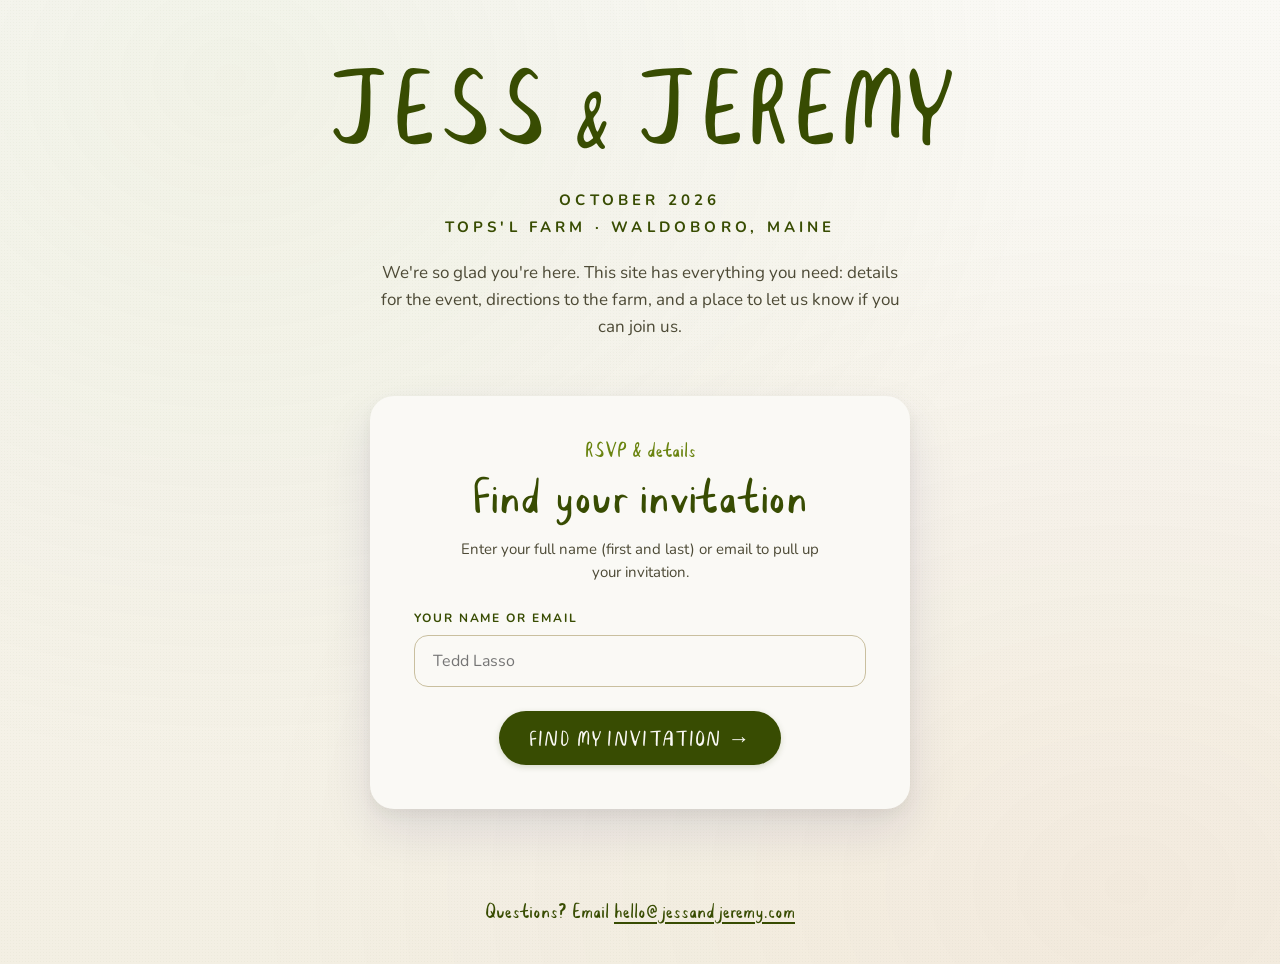
<file: index.html>
<!DOCTYPE html>
<html lang="en">
<head>
<meta charset="UTF-8">
<meta name="viewport" content="width=device-width, initial-scale=1.0">
<title>Jess &amp; Jeremy &mdash; October 2026</title>
<meta name="description" content="Jess and Jeremy are getting married at Tops'l Farm in Waldoboro, Maine.">
<link rel="stylesheet" href="assets/style.css">
</head>
<body>

<div class="home warm-backdrop">
  <main class="home-main">
    <div class="home-inner">
      <h1 class="couple-wordmark">Jess<span class="amp">&nbsp;&amp;&nbsp;</span>Jeremy</h1>

      <div class="home-meta">
        <div class="home-meta-line">October 2026</div>
        <div class="home-meta-line">Tops'l Farm &middot; Waldoboro, Maine</div>
      </div>

      <p class="home-intro">
        We're so glad you're here. This site has everything you need: details for the
        event, directions to the farm, and a place to let us know if you can join us.
      </p>

      <div class="lookup-card">
        <p class="eyebrow">RSVP &amp; details</p>
        <h2>Find your invitation</h2>
        <p class="lookup-help">Enter your full name (first and last) or email to pull up your invitation.</p>

        <form id="lookupForm">
          <label class="field">
            <span class="field-label">Your name or email</span>
            <input type="text" id="lookupQuery" name="query" class="field-input" autocomplete="off" placeholder="Tedd Lasso" required>
          </label>
          <div id="lookupFlash" class="flash" style="display:none;"></div>
          <div class="btn-row">
            <button type="submit" class="btn">Find my invitation &rarr;</button>
          </div>
        </form>
      </div>
    </div>
  </main>

  <footer class="site-footer">
    Questions? Email <a href="mailto:hello@jessandjeremy.com">hello@jessandjeremy.com</a>
  </footer>
</div>

<div class="demo-banner" id="demoBanner"></div>

<script src="assets/data.js"></script>
<script src="assets/store.js"></script>
<script src="assets/lookup.js"></script>
</body>
</html>
</file>
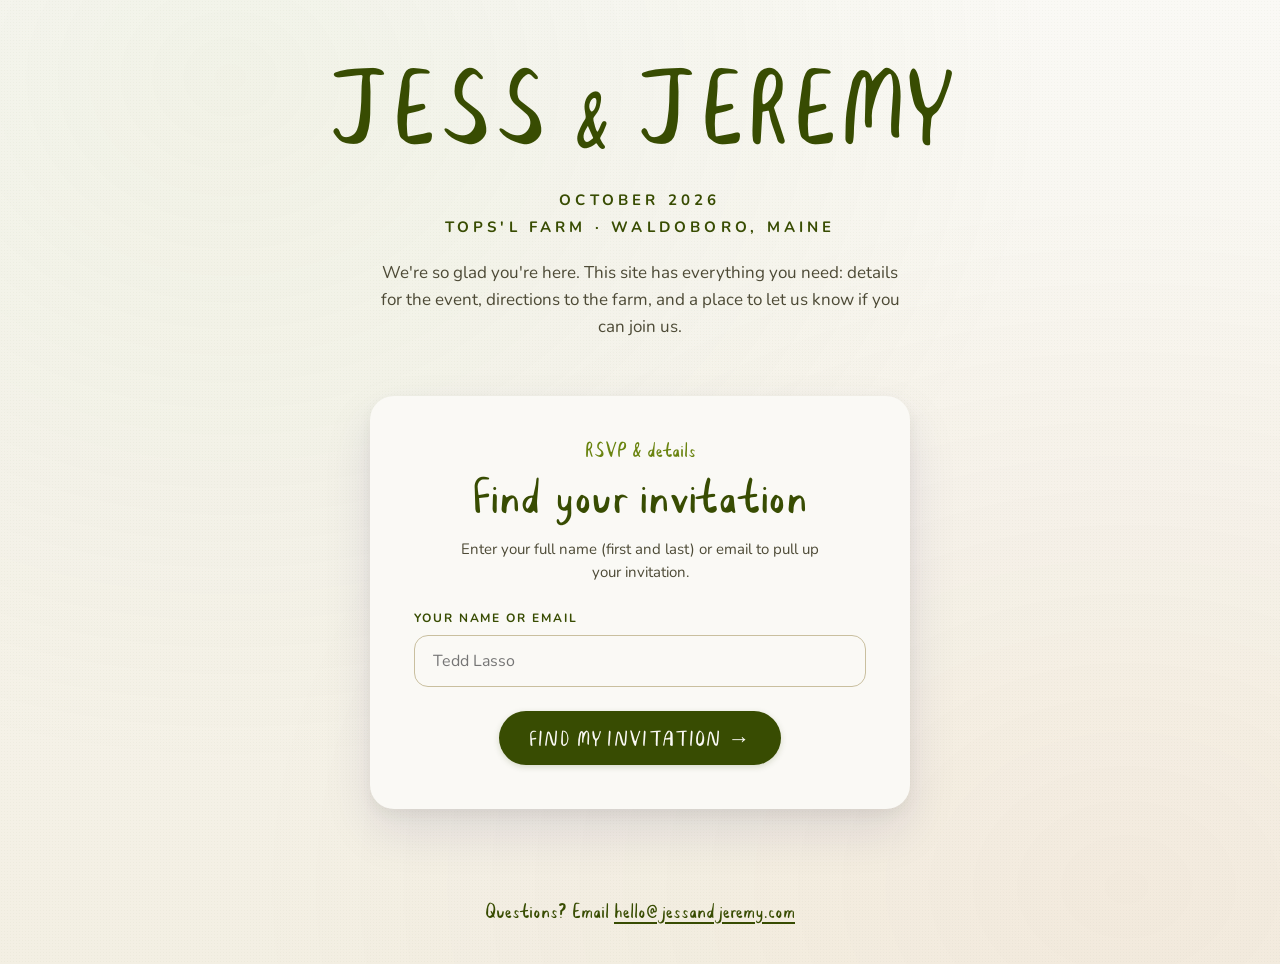
<file: admin.html>
<!DOCTYPE html>
<html lang="en">
<head>
<meta charset="UTF-8">
<meta name="viewport" content="width=device-width, initial-scale=1.0">
<title>Admin — RSVPs</title>
<link rel="stylesheet" href="assets/style.css">
</head>
<body>

<header class="admin-page-header">
  <div class="monogram">Jess &amp; Jeremy</div>
  <a href="index.html">Sign out &rarr;</a>
</header>

<main class="admin" id="root">
  <div class="page-loading">
    <div class="page-loading-inner">
      <img class="loading-flower" src="assets/flower.svg" width="78" height="73" alt="" aria-hidden="true">
      <p class="loading-text">Loading&hellip;</p>
    </div>
  </div>
</main>

<div class="demo-banner" id="demoBanner"></div>

<script src="assets/data.js"></script>
<script src="assets/store.js"></script>
<script src="assets/admin.js"></script>
</body>
</html>
</file>
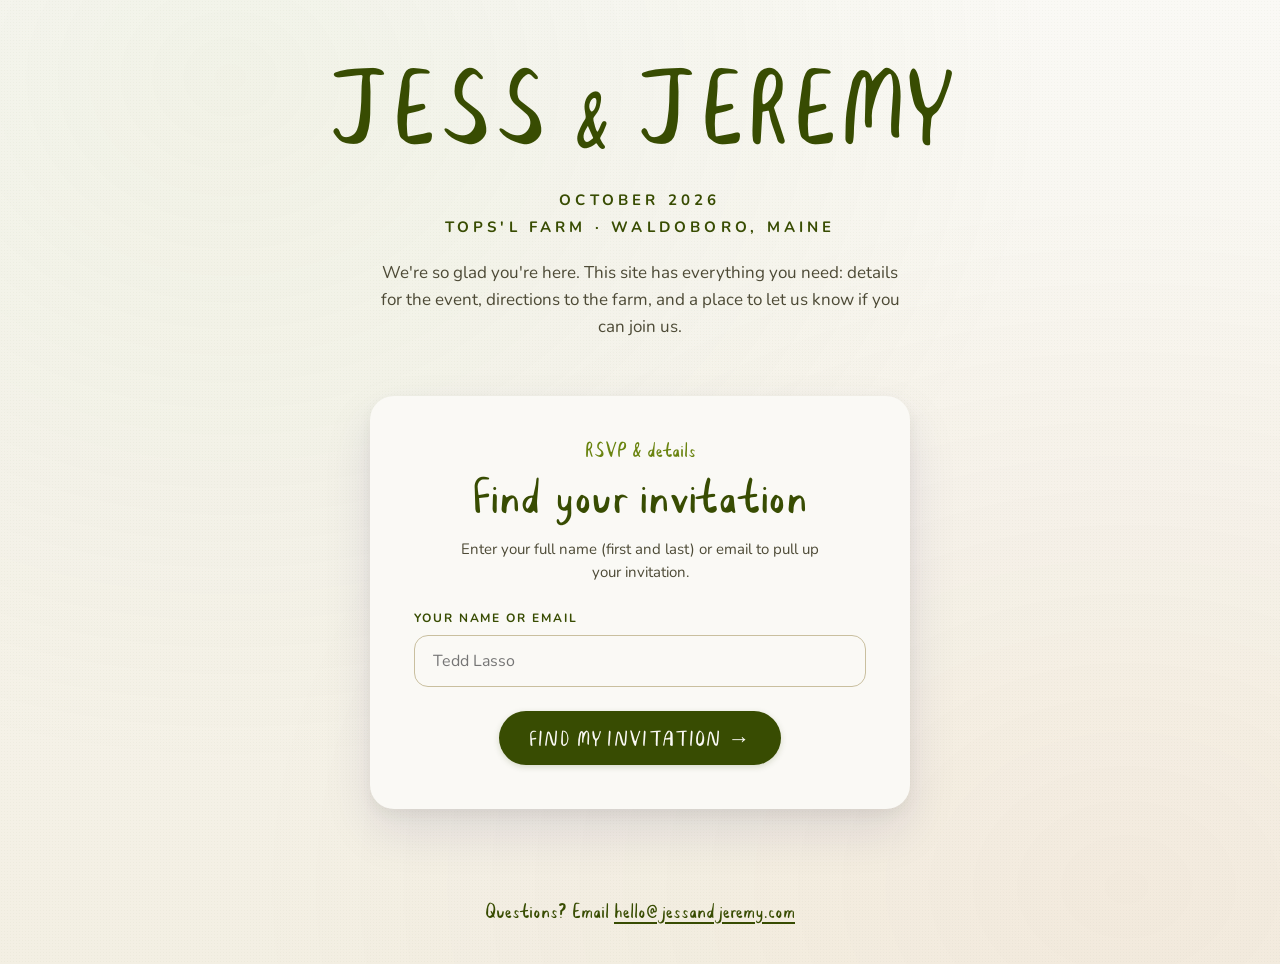
<file: invitation.html>
<!DOCTYPE html>
<html lang="en">
<head>
<meta charset="UTF-8">
<meta name="viewport" content="width=device-width, initial-scale=1.0">
<title>Your invitation — Jess &amp; Jeremy</title>
<link rel="stylesheet" href="assets/style.css">
</head>
<body>

<div id="root" class="invitation-page">
  <div class="page-loading warm-backdrop">
    <div class="page-loading-inner">
      <img class="loading-flower" src="assets/flower.svg" width="78" height="73" alt="" aria-hidden="true">
      <p class="loading-text">Loading your invitation&hellip;</p>
    </div>
  </div>
</div>

<!-- Modals get injected here -->
<div id="modalRoot"></div>

<div class="demo-banner" id="demoBanner"></div>

<script src="assets/data.js"></script>
<script src="assets/store.js"></script>
<script src="assets/rsvp.js"></script>
<script src="assets/invitation.js"></script>
</body>
</html>
</file>
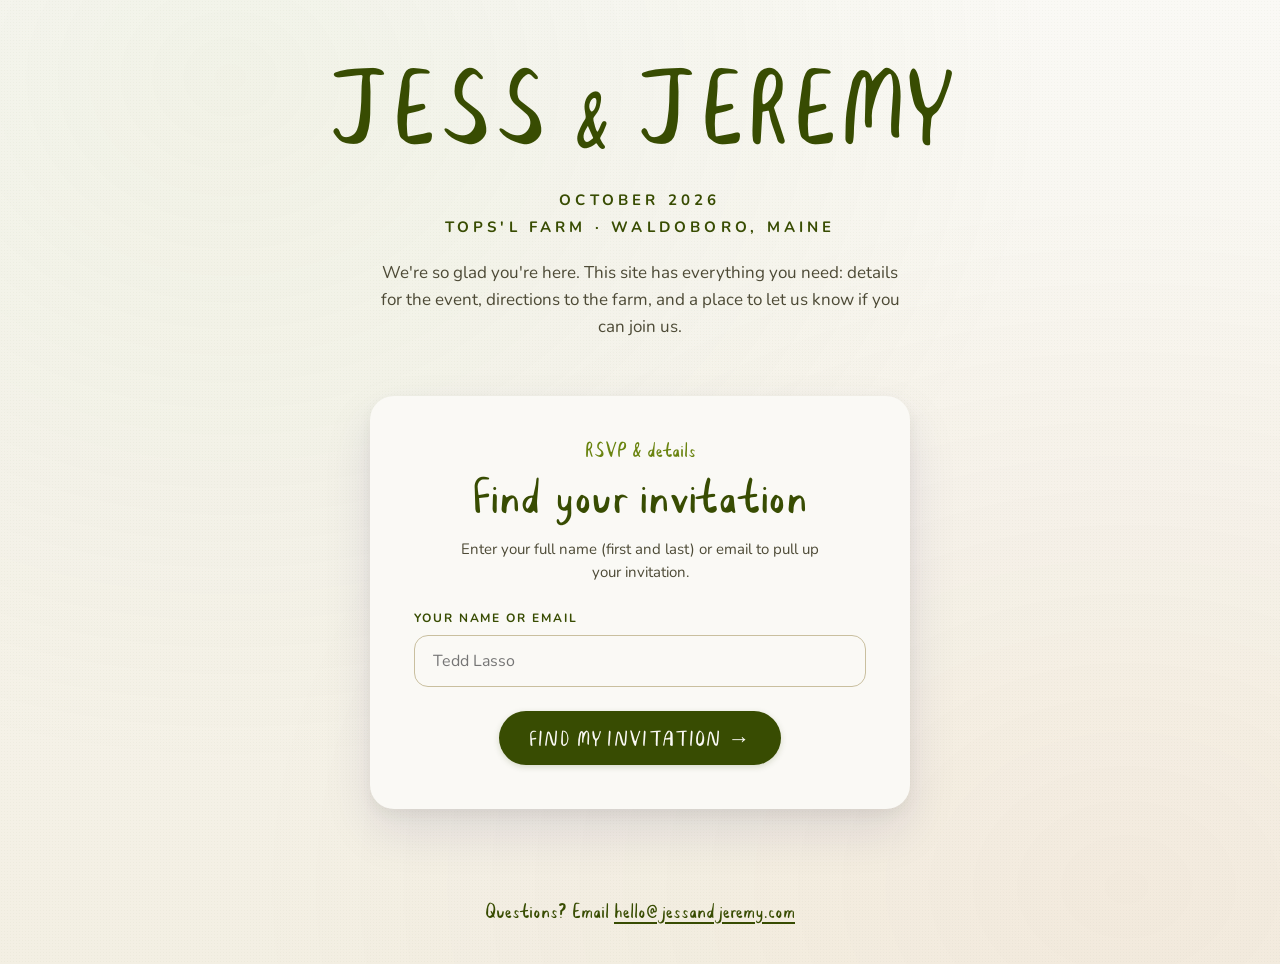
<file: lodging.html>
<!DOCTYPE html>
<html lang="en">
<head>
<meta charset="UTF-8">
<meta name="viewport" content="width=device-width, initial-scale=1.0">
<title>Your stay — Jess &amp; Jeremy</title>
<link rel="stylesheet" href="assets/style.css">
</head>
<body>

<div id="root" class="lodging-page">
  <div class="page-loading warm-backdrop">
    <div class="page-loading-inner">
      <img class="loading-flower" src="assets/flower.svg" width="78" height="73" alt="" aria-hidden="true">
      <p class="loading-text">Loading your stay&hellip;</p>
    </div>
  </div>
</div>

<div class="demo-banner" id="demoBanner"></div>

<script src="assets/data.js"></script>
<script src="assets/store.js"></script>
<script src="assets/lodging.js"></script>
</body>
</html>
</file>
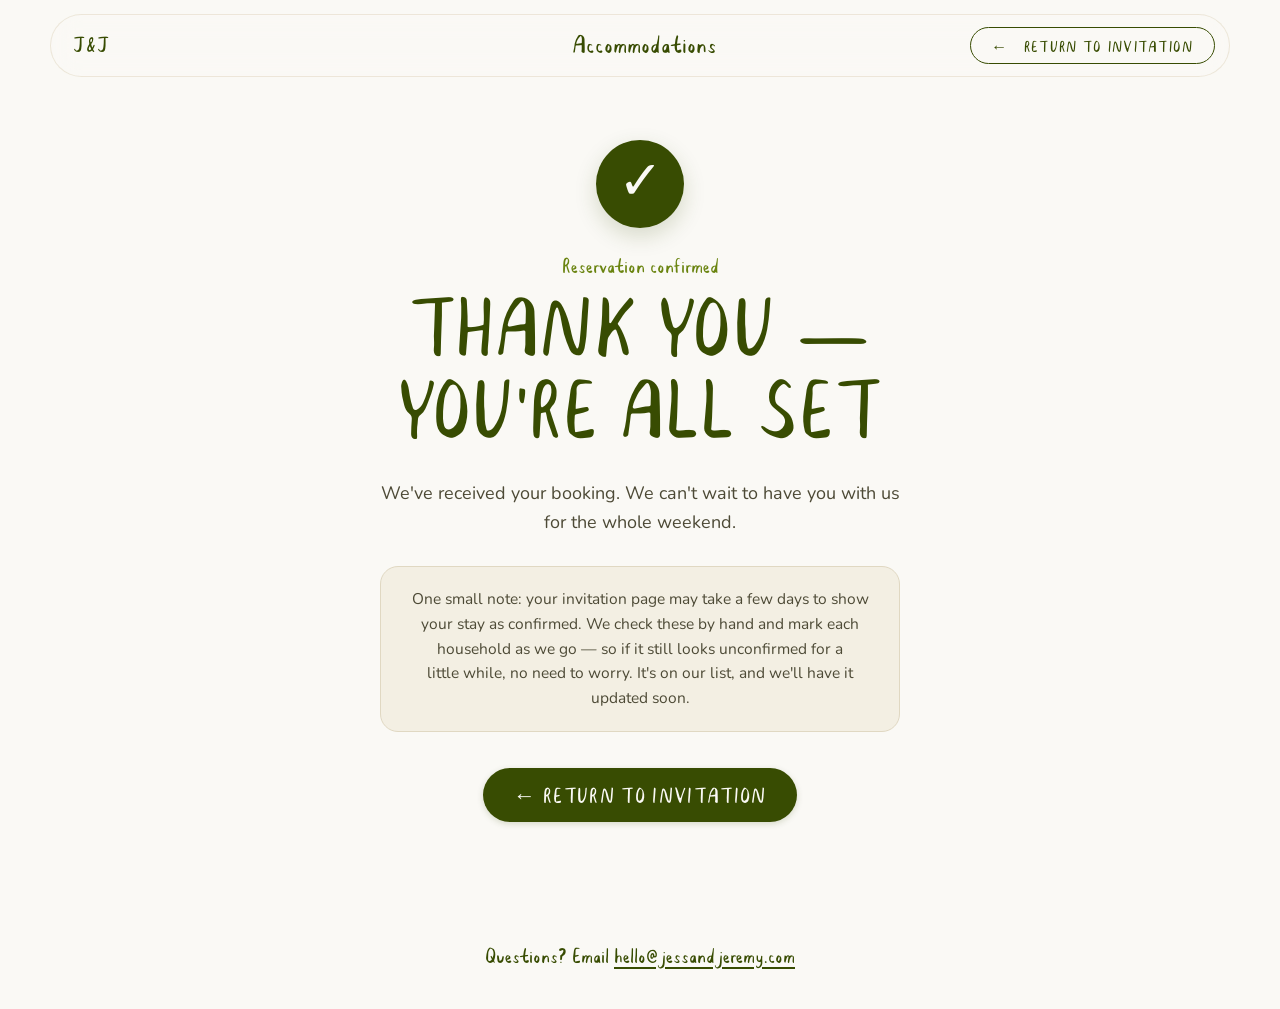
<file: thankyou.html>
<!DOCTYPE html>
<html lang="en">
<head>
<meta charset="UTF-8">
<meta name="viewport" content="width=device-width, initial-scale=1.0">
<title>Thank you — Jess &amp; Jeremy</title>
<link rel="stylesheet" href="assets/style.css">
</head>
<body>

<div id="root" class="lodging-page">
  <div class="page-loading warm-backdrop">
    <div class="page-loading-inner">
      <img class="loading-flower" src="assets/flower.svg" width="78" height="73" alt="" aria-hidden="true">
      <p class="loading-text">Loading&hellip;</p>
    </div>
  </div>
</div>

<div class="demo-banner" id="demoBanner"></div>

<script src="assets/data.js"></script>
<script src="assets/store.js"></script>
<script src="assets/thankyou.js"></script>
</body>
</html>
</file>
<file: assets/style.css>
/* ============================================================
   Jess & Jeremy Wedding — Design system stylesheet
   Warm, earthy, romantic. Olive + ink-indigo on cream.
   ============================================================ */

@font-face {
  font-family: "J9 Poem";
  src: url("fonts/J9Poem3.otf") format("opentype");
  font-weight: 400;
  font-style: normal;
  font-display: swap;
}

@font-face {
  font-family: "Nunito";
  src: url("fonts/Nunito-VariableFont_wght.ttf") format("truetype-variations");
  font-weight: 200 900;
  font-style: normal;
  font-display: swap;
}

:root {
  /* ---------- Brand palette ---------- */
  --cream:           #faf9f5;
  --cream-2:         #f3efe3;
  --cream-3:         #e8dfc8;
  --linen:           #ded3b8;
  --sand:            #c9b88f;

  --olive:           #384c02;
  --olive-2:         #4a6304;
  --olive-3:         #6a8410;
  --sage:            #a8b878;
  --moss:            #1e2a01;

  --ink:             #1b1463;
  --ink-2:           #2f259a;
  --ink-3:           #5e54c0;
  --lavender:        #d7d2ee;

  --terracotta:      #c97b50;
  --rose:            #e3a78a;
  --gold:            #b5933f;

  /* Coral accent — used in exactly three places */
  --coral:           rgb(243, 131, 117);
  --coral-deep:      rgb(212, 89, 75);

  /* ---------- Semantic ---------- */
  --bg:              var(--cream);
  --bg-soft:         var(--cream-2);
  --bg-strong:       var(--cream-3);
  --bg-inverse:      var(--olive);

  --fg:              #20210f;
  --fg-2:            #4d4a36;
  --fg-3:            #7a7560;
  --fg-inverse:      var(--cream);

  --border:          #e0d8c2;
  --border-strong:   #c9bf9f;
  --hairline:        rgba(56, 76, 2, 0.12);

  --link:            var(--olive-3);
  --link-hover:      var(--olive-2);

  --success:         #4a6304;
  --warning:         #b5933f;
  --error:           #a83a2a;

  /* ---------- Type families ---------- */
  --font-display:    "J9 Poem", "Tangerine", "Snell Roundhand", cursive;
  --font-body:       "Nunito", -apple-system, BlinkMacSystemFont, "Segoe UI",
                     Roboto, "Helvetica Neue", sans-serif;
  --font-mono:       "JetBrains Mono", ui-monospace, SFMono-Regular, Menlo, monospace;

  /* ---------- Type scale ---------- */
  --fs-display-1:    clamp(72px, 12vw, 168px);
  --fs-display-2:    clamp(56px, 9vw, 120px);
  --fs-h1:           clamp(40px, 5vw, 64px);
  --fs-h2:           clamp(30px, 3.6vw, 44px);
  --fs-h3:           clamp(22px, 2.4vw, 28px);
  --fs-h4:           18px;
  --fs-body:         18px;
  --fs-body-sm:      16px;
  --fs-meta:         14px;
  --fs-eyebrow:      11px;

  --lh-tight:        1.05;
  --lh-snug:         1.2;
  --lh-normal:       1.55;
  --lh-loose:        1.75;

  --tracking-tight:  -0.01em;
  --tracking-normal: 0;
  --tracking-wide:   0.08em;
  --tracking-xwide:  0.22em;

  /* ---------- Spacing ---------- */
  --space-1:  4px;
  --space-2:  8px;
  --space-3:  12px;
  --space-4:  16px;
  --space-5:  24px;
  --space-6:  32px;
  --space-7:  48px;
  --space-8:  64px;
  --space-9:  96px;
  --space-10: 128px;

  /* ---------- Radii ---------- */
  --radius-xs:   6px;
  --radius-sm:   10px;
  --radius-md:   16px;
  --radius-lg:   24px;
  --radius-xl:   36px;
  --radius-pill: 999px;

  /* ---------- Shadows ---------- */
  --shadow-xs: 0 1px 2px rgba(56, 76, 2, 0.06);
  --shadow-sm: 0 2px 6px rgba(56, 76, 2, 0.08),
               0 1px 2px rgba(27, 20, 99, 0.04);
  --shadow-md: 0 8px 22px rgba(56, 76, 2, 0.10),
               0 2px 6px rgba(27, 20, 99, 0.05);
  --shadow-lg: 0 22px 50px rgba(27, 20, 99, 0.14),
               0 6px 14px rgba(56, 76, 2, 0.08);
  --shadow-inset: inset 0 0 0 1px var(--border);

  /* ---------- Motion ---------- */
  --ease-soft:   cubic-bezier(0.22, 0.61, 0.36, 1);
  --ease-out:    cubic-bezier(0.16, 1, 0.3, 1);
  --ease-bounce: cubic-bezier(0.34, 1.56, 0.64, 1);
  --dur-fast:    150ms;
  --dur-base:    280ms;
  --dur-slow:    600ms;
}

/* ============================================================
   Base
   ============================================================ */

*, *::before, *::after { box-sizing: border-box; }

html { scroll-behavior: smooth; }

html, body {
  background: var(--bg);
  color: var(--fg);
  font-family: var(--font-body);
  font-size: var(--fs-body);
  line-height: var(--lh-normal);
  margin: 0;
  -webkit-font-smoothing: antialiased;
  text-rendering: optimizeLegibility;
}

::selection { background: var(--olive); color: var(--cream); }

button:focus-visible, a:focus-visible, input:focus-visible, textarea:focus-visible {
  outline: 2px solid var(--olive);
  outline-offset: 3px;
  border-radius: 4px;
}

h1, .h1 {
  font-family: var(--font-display);
  font-size: var(--fs-h1);
  font-weight: 400;
  line-height: var(--lh-tight);
  color: var(--olive);
  letter-spacing: 0.04em;
  text-transform: uppercase;
  margin: 0;
}
h2, .h2 {
  font-family: var(--font-display);
  font-size: var(--fs-h2);
  font-weight: 400;
  line-height: var(--lh-snug);
  color: var(--olive);
  letter-spacing: -0.005em;
  margin: 0;
}
h3, .h3 {
  font-family: var(--font-display);
  font-size: var(--fs-h3);
  font-weight: 400;
  line-height: var(--lh-snug);
  color: var(--ink);
  letter-spacing: 0;
  margin: 0;
}
h4, .h4 {
  font-family: var(--font-display);
  font-size: var(--fs-h4);
  font-weight: 400;
  text-transform: uppercase;
  letter-spacing: 0.14em;
  color: var(--olive);
  margin: 0;
}

.eyebrow {
  font-family: var(--font-display);
  font-size: 22px;
  font-weight: 400;
  text-transform: none;
  letter-spacing: 0;
  color: var(--olive-3);
  line-height: 1;
  margin: 0;
}

p, .body {
  font-family: var(--font-body);
  font-size: var(--fs-body);
  line-height: var(--lh-normal);
  color: var(--fg);
  text-wrap: pretty;
  margin: 0;
}
.body-sm { font-size: var(--fs-body-sm); color: var(--fg-2); }
.meta    { font-size: var(--fs-meta);    color: var(--fg-3); }

a {
  color: var(--link);
  text-decoration: underline;
  text-underline-offset: 3px;
  text-decoration-thickness: 1px;
  transition: color var(--dur-fast) var(--ease-soft);
}
a:hover { color: var(--link-hover); }

a.btn, a[role="button"] { text-decoration: none; }

img { max-width: 100%; height: auto; }

/* ============================================================
   Buttons
   ============================================================ */

.btn {
  display: inline-flex;
  align-items: center;
  justify-content: center;
  gap: 10px;
  font-family: var(--font-display);
  font-weight: 400;
  font-size: 22px;
  letter-spacing: 0.06em;
  text-transform: uppercase;
  line-height: 1;
  border-radius: 999px;
  padding: 18px 30px 14px;
  cursor: pointer;
  transition: all 280ms var(--ease-soft);
  border: none;
  text-decoration: none;
  white-space: nowrap;
  background: var(--olive);
  color: var(--cream);
  box-shadow: 0 2px 6px rgba(56, 76, 2, 0.18);
}
.btn:hover { background: var(--olive-2); color: var(--cream); }
.btn:active { transform: scale(0.97); }
.btn[disabled], .btn:disabled {
  cursor: not-allowed;
  opacity: 0.45;
}

.btn-small {
  font-size: 16px;
  letter-spacing: 0.08em;
  padding: 13px 22px 9px;
}

.btn-secondary {
  background: var(--cream);
  color: var(--olive);
  border: 1.5px solid var(--olive);
  padding: 16.5px 28.5px 12.5px;
  box-shadow: none;
}
.btn-secondary:hover {
  background: var(--cream-2);
  color: var(--olive);
}
.btn-secondary.btn-small {
  padding: 11.5px 20.5px 7.5px;
}

.btn-ink {
  background: var(--ink);
  color: var(--cream);
  box-shadow: 0 2px 6px rgba(27, 20, 99, 0.18);
}
.btn-ink:hover { background: var(--ink-2); color: var(--cream); }

.btn-ghost {
  background: transparent;
  color: var(--olive-3);
  text-decoration: underline;
  text-underline-offset: 5px;
  text-decoration-thickness: 1.5px;
  text-transform: none;
  letter-spacing: 0.02em;
  font-size: 16px;
  padding: 12px 8px;
  box-shadow: none;
}
.btn-ghost:hover { color: var(--olive); background: transparent; }

.btn-coral {
  background: var(--coral);
  color: var(--cream);
  box-shadow: 0 2px 6px rgba(212, 89, 75, 0.18);
}
.btn-coral:hover { background: var(--coral-deep); color: var(--cream); }

.btn-row {
  display: flex;
  justify-content: center;
  margin-top: 24px;
}

.icn {
  display: inline-block;
  width: 1em;
  height: 1em;
  flex-shrink: 0;
  vertical-align: -0.12em;
}

/* ============================================================
   Hero backdrops
   ============================================================ */

.warm-backdrop {
  position: relative;
  overflow: hidden;
}
.warm-backdrop::before {
  content: "";
  position: absolute;
  inset: 0;
  pointer-events: none;
  background:
    radial-gradient(ellipse at 18% 8%, rgba(168, 184, 120, 0.10), transparent 55%),
    radial-gradient(ellipse at 88% 92%, rgba(227, 167, 138, 0.08), transparent 55%),
    linear-gradient(180deg, #faf9f5 0%, #f3efe3 100%);
}
.warm-backdrop::after {
  content: "";
  position: absolute;
  inset: 0;
  opacity: 0.05;
  pointer-events: none;
  background-image: radial-gradient(rgba(56, 76, 2, 0.6) 1px, transparent 1px);
  background-size: 3px 3px;
  mix-blend-mode: multiply;
}
.warm-backdrop > * { position: relative; z-index: 1; }

.warm-backdrop-strong::before {
  background:
    radial-gradient(ellipse at 18% 12%, rgba(168, 184, 120, 0.32), transparent 55%),
    radial-gradient(ellipse at 88% 88%, rgba(227, 167, 138, 0.22), transparent 55%),
    linear-gradient(180deg, #faf9f5 0%, #f3efe3 100%);
}

/* ============================================================
   Home page
   ============================================================ */

.home {
  min-height: 100vh;
  display: flex;
  flex-direction: column;
  background: var(--cream);
}

.home-main {
  flex: 1;
  display: flex;
  flex-direction: column;
  align-items: center;
  justify-content: center;
  padding: 64px 24px 48px;
  text-align: center;
}

.home-inner {
  max-width: 720px;
  width: 100%;
}

.couple-wordmark {
  font-family: var(--font-display);
  font-size: clamp(40px, 8.5vw, 120px);
  line-height: 0.92;
  color: var(--olive);
  margin: 0;
  letter-spacing: 0.02em;
  text-transform: uppercase;
  white-space: nowrap;
}
.couple-wordmark .amp {
  font-size: 0.78em;
  vertical-align: middle;
}

.home-meta {
  margin: 28px 0 22px;
  display: grid;
  gap: 10px;
}
.home-meta-line {
  font-family: var(--font-body);
  font-size: 15px;
  font-weight: 700;
  letter-spacing: 0.28em;
  text-transform: uppercase;
  color: var(--olive);
  line-height: 1.15;
}

.home-intro {
  font-family: var(--font-body);
  font-size: 17px;
  line-height: 1.6;
  color: var(--fg-2);
  max-width: 520px;
  margin: 0 auto 56px;
  text-wrap: pretty;
}

.lookup-card {
  padding: clamp(28px, 5vw, 44px);
  max-width: 540px;
  margin: 0 auto;
  text-align: left;
  background: var(--cream);
  border-radius: 24px;
  box-shadow: 0 22px 50px rgba(27, 20, 99, 0.10), 0 6px 14px rgba(56, 76, 2, 0.06);
}

.lookup-card .eyebrow { display: block; margin-bottom: 10px; text-align: center; }
.lookup-card h2 {
  font-family: var(--font-display);
  font-size: clamp(36px, 5vw, 52px);
  color: var(--olive);
  margin: 0;
  line-height: 1;
  text-align: center;
  letter-spacing: -0.005em;
}
.lookup-card .lookup-help {
  font-family: var(--font-body);
  font-size: 15px;
  color: var(--fg-2);
  line-height: 1.55;
  margin: 14px auto 24px;
  text-align: center;
  max-width: 380px;
}
.lookup-card form { margin: 0; }

/* ============================================================
   Site footer
   ============================================================ */

.site-footer {
  position: relative;
  text-align: center;
  padding: 40px 24px 36px;
  font-family: var(--font-display);
  font-size: 22px;
  color: var(--olive);
  line-height: 1.4;
}
.site-footer a {
  color: var(--olive);
  text-decoration: underline;
  text-underline-offset: 4px;
  text-decoration-thickness: 1.5px;
}

/* ============================================================
   Sticky pill nav (invitation page)
   ============================================================ */

.sticky-nav {
  position: fixed;
  top: 14px;
  left: 50%;
  transform: translateX(-50%);
  z-index: 50;
  width: calc(100% - 28px);
  max-width: 1180px;
  display: flex;
  align-items: center;
  justify-content: space-between;
  padding: 12px 14px 12px 22px;
  background: rgba(250, 249, 245, 0.62);
  backdrop-filter: blur(14px);
  -webkit-backdrop-filter: blur(14px);
  border-radius: 999px;
  border: 1px solid rgba(224, 216, 194, 0.55);
  transition: all 280ms var(--ease-soft);
}
.sticky-nav.scrolled {
  background: rgba(250, 249, 245, 0.88);
  border-color: var(--border);
  box-shadow: 0 8px 22px rgba(56, 76, 2, 0.10), 0 2px 6px rgba(27, 20, 99, 0.05);
}

.sticky-nav-brand {
  background: transparent;
  border: none;
  cursor: pointer;
  font-family: var(--font-display);
  font-size: 22px;
  color: var(--olive);
  line-height: 1;
  padding: 0;
  white-space: nowrap;
  text-transform: uppercase;
  letter-spacing: 0.04em;
  flex-shrink: 0;
}

.sticky-nav-links {
  display: flex;
  align-items: center;
  gap: 24px;
}
.sticky-nav-links button {
  background: transparent;
  border: none;
  cursor: pointer;
  font-family: var(--font-body);
  font-size: 14px;
  font-weight: 600;
  color: var(--fg-2);
  letter-spacing: 0;
  padding: 0;
  position: relative;
  transition: color 200ms;
}
.sticky-nav-links button.active { color: var(--olive); }
.sticky-nav-links button.active::after {
  content: "";
  position: absolute;
  left: 50%;
  bottom: -6px;
  transform: translateX(-50%);
  width: 22px;
  height: 2px;
  background: var(--olive);
  border-radius: 2px;
}

.sticky-nav-actions {
  display: flex;
  align-items: center;
  gap: 8px;
}

.sticky-nav-burger {
  background: transparent;
  border: none;
  cursor: pointer;
  display: none;
  align-items: center;
  justify-content: center;
  width: 38px;
  height: 38px;
  border-radius: 999px;
  color: var(--olive);
  font-size: 18px;
}

.mobile-menu {
  position: fixed;
  top: 76px;
  left: 14px;
  right: 14px;
  z-index: 49;
  padding: 22px;
  background: var(--cream);
  border-radius: 24px;
  border: 1px solid var(--border);
  box-shadow: 0 22px 50px rgba(27, 20, 99, 0.14);
  display: none;
  flex-direction: column;
  gap: 14px;
}
.mobile-menu.open { display: flex; }
.mobile-menu button {
  background: transparent;
  border: none;
  text-align: left;
  font-family: var(--font-display);
  font-size: 26px;
  color: var(--olive);
  line-height: 1;
  padding: 0;
  cursor: pointer;
}

@media (max-width: 980px) {
  .sticky-nav-links { display: none; }
  .sticky-nav-burger { display: inline-flex; }
}

/* ============================================================
   Invitation page sections
   ============================================================ */

.invitation-page {
  background: var(--cream);
  min-height: 100vh;
}

.inv-hero {
  padding: 140px 24px 80px;
  text-align: center;
}
.inv-hero-inner {
  position: relative;
  max-width: 820px;
  margin: 0 auto;
}
.inv-hero .eyebrow {
  display: block;
  margin-bottom: 18px;
}
.inv-hero h1 {
  font-family: var(--font-display);
  font-size: clamp(48px, 8vw, 104px);
  line-height: 0.96;
  color: var(--olive);
  margin: 0;
  letter-spacing: 0.01em;
  text-transform: uppercase;
  text-wrap: balance;
}
.inv-hero-children {
  font-family: var(--font-display);
  font-size: clamp(24px, 3.4vw, 36px);
  color: var(--olive);
  line-height: 1.05;
  margin: 12px 0 0;
  text-wrap: balance;
}
.inv-hero-asterisk {
  display: flex;
  align-items: center;
  justify-content: center;
  margin-top: 28px;
  font-family: var(--font-display);
  font-size: 56px;
  color: var(--olive);
  line-height: 1;
}
.inv-hero-subhead {
  font-family: var(--font-body);
  font-size: 19px;
  line-height: 1.55;
  color: var(--fg-2);
  max-width: 560px;
  margin: 24px auto 36px;
  text-wrap: pretty;
}
.inv-hero-deadline {
  font-family: var(--font-body);
  font-size: 14px;
  color: var(--fg-3);
  margin-top: 16px;
}

.confirmed-card {
  max-width: 520px;
  margin: 0 auto;
  padding: 32px;
  text-align: left;
  background: var(--cream);
  border: 2px dotted var(--olive);
  border-radius: 24px;
}
.confirmed-card-header {
  display: flex;
  align-items: center;
  gap: 14px;
  margin-bottom: 12px;
}
.confirmed-check {
  width: 44px;
  height: 44px;
  border-radius: 999px;
  background: var(--olive);
  color: var(--cream);
  display: inline-flex;
  align-items: center;
  justify-content: center;
  flex-shrink: 0;
  font-family: var(--font-display);
  font-size: 30px;
  font-weight: 400;
  line-height: 1;
}
.confirmed-card h3 {
  font-family: var(--font-display);
  font-size: 36px;
  color: var(--olive);
  margin: 0;
  line-height: 1;
  letter-spacing: -0.005em;
}
.confirmed-card p {
  font-family: var(--font-body);
  font-size: 16px;
  color: var(--fg-2);
  line-height: 1.55;
  margin: 6px 0;
}
.confirmed-card .attending-summary {
  font-family: var(--font-display);
  font-size: 28px;
  color: var(--coral-deep);
  line-height: 1.15;
  margin: 4px 0 14px;
}
.confirmed-card .footnote {
  font-family: var(--font-body);
  font-size: 14px;
  color: var(--fg-3);
  line-height: 1.55;
  margin: 0;
}
.confirmed-card .footnote a { color: var(--olive-3); }
.hero-lodging-nudge { margin-top: 28px; }
.hero-lodging-heading {
  font-family: var(--font-display);
  font-size: clamp(22px, 2.6vw, 28px);
  color: var(--olive);
  line-height: 1.2;
  margin: 0 0 14px;
  text-wrap: balance;
}

/* Section base */
.inv-section {
  padding: 64px 24px;
  scroll-margin-top: 100px;
}
.inv-section-soft { background: var(--bg-soft); }
.inv-section-wide { max-width: 1080px; margin: 0 auto; }
.inv-section-narrow { max-width: 880px; margin: 0 auto; }

.section-head { margin-bottom: 40px; }
.section-head .eyebrow { display: block; margin-bottom: 12px; }
.section-head h2 {
  font-family: var(--font-display);
  font-size: clamp(40px, 5vw, 64px);
  color: var(--olive);
  margin: 0;
  line-height: 1;
  letter-spacing: -0.005em;
  text-wrap: balance;
}
.section-head .intro {
  font-family: var(--font-body);
  font-size: 17px;
  line-height: 1.6;
  color: var(--fg-2);
  max-width: 620px;
  margin: 16px 0 0;
  text-wrap: pretty;
}

/* Itinerary */
.itinerary { padding: 96px 24px 64px; }
.itinerary-grid {
  display: grid;
  gap: 28px;
  max-width: 880px;
  margin: 0 auto;
}
.day-card {
  scroll-margin-top: 100px;
  background: var(--cream-2);
  border: 1px solid var(--border);
  border-radius: 24px;
  padding: clamp(32px, 5vw, 48px);
  box-shadow: 0 2px 6px rgba(56, 76, 2, 0.08), 0 1px 2px rgba(27, 20, 99, 0.04);
}
.day-eyebrow {
  display: flex;
  align-items: center;
  gap: 14px;
  flex-wrap: wrap;
  margin-bottom: 18px;
}
.day-pill {
  font-family: var(--font-body);
  font-size: 11px;
  font-weight: 700;
  letter-spacing: 0.28em;
  text-transform: uppercase;
  color: var(--cream);
  background: var(--olive);
  padding: 6px 12px;
  border-radius: 999px;
  line-height: 1;
}
.day-pill-coral { background: var(--coral); }
.day-date {
  font-family: var(--font-body);
  font-size: 13px;
  font-weight: 700;
  letter-spacing: 0.18em;
  text-transform: uppercase;
  color: var(--fg-3);
}
.day-card h2 {
  font-family: var(--font-display);
  font-size: clamp(36px, 4.6vw, 56px);
  line-height: 1;
  margin: 0;
  letter-spacing: -0.005em;
  text-wrap: balance;
  color: var(--olive);
}
.day-card.coral h2 { color: var(--coral-deep); }
.day-place {
  display: inline-flex;
  align-items: center;
  gap: 8px;
  font-family: var(--font-body);
  font-size: 14px;
  font-weight: 700;
  text-transform: uppercase;
  letter-spacing: 0.16em;
  margin-top: 16px;
  color: var(--olive-3);
}
.day-card.coral .day-place { color: var(--coral-deep); }
.day-body {
  font-family: var(--font-body);
  font-size: 17px;
  line-height: 1.6;
  color: var(--fg-2);
  margin: 18px 0 0;
  text-wrap: pretty;
  max-width: 620px;
}

/* Directions */
.directions .section-head { margin-bottom: 0; text-align: center; }
.directions .section-head .eyebrow { text-align: center; }
.directions-body {
  font-family: var(--font-body);
  font-size: 18px;
  line-height: 1.6;
  color: var(--fg-2);
  max-width: 560px;
  margin: 20px auto 28px;
  text-wrap: pretty;
  text-align: center;
}
.directions-body strong { color: var(--olive); }
.directions .btn-row { margin-top: 0; }

/* Accommodations */
.acc-grid {
  display: grid;
  grid-template-columns: 1.1fr 1fr;
  gap: 28px;
}
@media (max-width: 820px) {
  .acc-grid { grid-template-columns: 1fr; }
}
.lodging-card {
  border-radius: 24px;
  padding: clamp(24px, 4vw, 36px);
  min-width: 0;
  background: var(--cream-2);
  border: 1px solid var(--border);
  box-shadow: 0 2px 6px rgba(56, 76, 2, 0.08);
  display: flex;
  flex-direction: column;
}
.lodging-card.featured {
  background: var(--cream);
  border: none;
  box-shadow: 0 22px 50px rgba(27, 20, 99, 0.10), 0 6px 14px rgba(56, 76, 2, 0.06);
}
.lodging-card .reserved-pill {
  display: inline-flex;
  align-items: center;
  gap: 8px;
  padding: 6px 14px;
  border-radius: 999px;
  background: var(--olive);
  color: var(--cream);
  font-family: var(--font-body);
  font-size: 11px;
  font-weight: 700;
  text-transform: uppercase;
  letter-spacing: 0.18em;
  margin-bottom: 16px;
  align-self: flex-start;
}
.lodging-card h3 {
  font-family: var(--font-display);
  font-size: clamp(28px, 3.6vw, 38px);
  color: var(--olive);
  margin: 0;
  line-height: 1.0;
  letter-spacing: -0.005em;
  text-wrap: balance;
  overflow-wrap: anywhere;
}
.lodging-card p {
  font-family: var(--font-body);
  font-size: 16px;
  line-height: 1.6;
  color: var(--fg-2);
  margin: 14px 0 0;
  text-wrap: pretty;
}
.lodging-card strong { color: var(--olive); }
.lodging-card .btn {
  margin-top: 22px;
  align-self: flex-start;
  white-space: normal;
  line-height: 1.15;
  text-align: center;
  max-width: 100%;
}

/* Off-site list — multi-column grid of clickable cards */
.lodging-list-grid {
  list-style: none;
  padding: 0;
  margin: 0;
  display: grid;
  grid-template-columns: repeat(auto-fit, minmax(280px, 1fr));
  gap: 18px;
}
.lodging-list-grid li {
  list-style: none;
  display: flex;
}
.lodging-card-link {
  display: flex;
  flex-direction: column;
  width: 100%;
  background: var(--cream-2);
  border: 1px solid var(--border);
  border-radius: 18px;
  padding: 22px 24px;
  text-decoration: none;
  color: inherit;
  transition: transform 200ms var(--ease-soft), box-shadow 200ms var(--ease-soft), border-color 200ms var(--ease-soft);
}
a.lodging-card-link:hover {
  transform: translateY(-2px);
  box-shadow: 0 12px 28px rgba(56, 76, 2, 0.10), 0 4px 10px rgba(27, 20, 99, 0.06);
  border-color: var(--border-strong);
  color: inherit;
}
.lodging-card-link .name {
  font-family: var(--font-display);
  font-size: 24px;
  color: var(--olive);
  line-height: 1.1;
  letter-spacing: -0.005em;
}
.lodging-card-link .distance {
  font-family: var(--font-body);
  font-size: 11px;
  font-weight: 700;
  text-transform: uppercase;
  letter-spacing: 0.18em;
  color: var(--fg-3);
  margin-top: 8px;
}
.lodging-card-link .note {
  font-family: var(--font-body);
  font-size: 14px;
  line-height: 1.5;
  color: var(--fg-2);
  margin-top: 12px;
  text-wrap: pretty;
}

/* Center the Accommodations section heading on both tiers */
#accommodations .section-head { text-align: center; }
#accommodations .section-head .intro { margin: 16px auto 0; }

/* Registry — coral */
.registry .section-head .eyebrow { color: var(--coral-deep); }
.registry .section-head h2 { color: var(--coral-deep); }

/* FAQ centered header */
.faq-head { text-align: center; margin-bottom: 36px; }
.faq-head h2 {
  font-family: var(--font-display);
  font-size: clamp(40px, 5vw, 64px);
  color: var(--olive);
  margin: 0;
  line-height: 1;
  letter-spacing: -0.005em;
  text-wrap: balance;
}

/* ============================================================
   Accordion
   ============================================================ */

.accordion {
  display: grid;
  gap: 0;
  border-top: 1px solid var(--border);
}
.accordion-item { border-bottom: 1px solid var(--border); }
.accordion-button {
  display: flex;
  align-items: center;
  justify-content: space-between;
  gap: 20px;
  width: 100%;
  background: transparent;
  border: none;
  padding: 24px 4px;
  cursor: pointer;
  text-align: left;
  font-family: inherit;
}
.accordion-title {
  font-family: var(--font-display);
  font-size: 26px;
  color: var(--olive);
  line-height: 1.15;
  flex: 1;
}
.accordion-tags {
  display: flex;
  gap: 6px;
  flex-wrap: wrap;
  justify-content: flex-end;
}
.accordion-tag {
  font-family: var(--font-body);
  font-size: 11px;
  font-weight: 700;
  letter-spacing: 0.14em;
  text-transform: uppercase;
  color: var(--olive-3);
  border: 1px solid var(--border-strong);
  border-radius: 999px;
  padding: 6px 12px;
  background: var(--cream);
  white-space: nowrap;
}
@media (max-width: 640px) { .accordion-tags { display: none; } }
.accordion-toggle {
  width: 36px;
  height: 36px;
  border-radius: 999px;
  display: flex;
  align-items: center;
  justify-content: center;
  background: transparent;
  color: var(--olive);
  border: 1.5px solid var(--border-strong);
  transition: all 200ms;
  flex-shrink: 0;
  font-size: 18px;
  font-weight: 400;
  line-height: 1;
}
.accordion-item.open .accordion-toggle {
  background: var(--olive);
  color: var(--cream);
  border-color: var(--olive);
}
.accordion-panel {
  max-height: 0;
  overflow: hidden;
  opacity: 0;
  transition: max-height 400ms var(--ease-soft), opacity 280ms;
}
.accordion-item.open .accordion-panel {
  max-height: 1600px;
  opacity: 1;
}
.accordion-panel-inner {
  padding: 0 4px 28px;
  max-width: 720px;
}
.accordion-meta {
  font-family: var(--font-body);
  font-size: 13px;
  font-weight: 700;
  color: var(--olive);
  text-transform: uppercase;
  letter-spacing: 0.14em;
  margin-bottom: 12px;
}
.accordion-body {
  font-family: var(--font-body);
  font-size: 17px;
  color: var(--fg-2);
  line-height: 1.6;
  text-wrap: pretty;
}
/* Multi-part FAQ answers (e.g. the dress code) */
.faq-block + .faq-block { margin-top: 20px; }
.faq-block-h {
  font-family: var(--font-body);
  font-weight: 700;
  font-size: 15px;
  letter-spacing: 0.02em;
  color: var(--olive);
  margin-bottom: 4px;
}
.faq-block p { margin: 0; }

/* ============================================================
   Forms (lookup, modal fields)
   ============================================================ */

.field { display: block; margin: 0; }
.field + .field { margin-top: 18px; }
.field-label {
  display: block;
  font-family: var(--font-body);
  font-size: 12px;
  font-weight: 700;
  color: var(--olive);
  text-transform: uppercase;
  letter-spacing: 0.16em;
  margin-bottom: 8px;
}
.field-input,
.field-textarea {
  width: 100%;
  box-sizing: border-box;
  padding: 14px 18px;
  border-radius: 14px;
  border: 1.5px solid var(--border-strong);
  background: var(--cream);
  font-family: var(--font-body);
  font-size: 16px;
  color: var(--fg);
  outline: none;
  transition: all 200ms;
}
.field-input:focus,
.field-textarea:focus {
  border-color: var(--olive);
  box-shadow: 0 0 0 4px rgba(56, 76, 2, 0.10);
}
.field-input.error,
.field-textarea.error {
  border-color: var(--error);
  box-shadow: 0 0 0 4px rgba(168, 58, 42, 0.10);
}
.field-textarea {
  resize: vertical;
  line-height: 1.5;
}
.field-helper {
  display: block;
  font-family: var(--font-body);
  font-size: 13px;
  color: var(--fg-3);
  margin-top: 8px;
  line-height: 1.5;
}
.field-error {
  display: block;
  font-family: var(--font-body);
  font-size: 13px;
  color: var(--error);
  margin-top: 8px;
  line-height: 1.5;
}
.field-error a { color: var(--error); font-weight: 700; }

/* Radio/checkbox pill controls */
.choice {
  text-align: left;
  background: var(--cream);
  color: var(--fg);
  border: 1.5px solid var(--border-strong);
  border-radius: 16px;
  padding: 18px 20px;
  cursor: pointer;
  transition: all 200ms;
  display: flex;
  align-items: center;
  gap: 16px;
  width: 100%;
  font-family: inherit;
}
.choice.checked {
  background: var(--olive);
  color: var(--cream);
  border-color: var(--olive);
}
.choice-mark {
  flex-shrink: 0;
  width: 26px;
  height: 26px;
  border-radius: 8px;
  border: 1.5px solid var(--border-strong);
  display: flex;
  align-items: center;
  justify-content: center;
  background: transparent;
  font-size: 14px;
  font-weight: 700;
  line-height: 1;
  color: var(--cream);
}
.choice.checked .choice-mark {
  border-color: var(--cream);
  background: rgba(250, 249, 245, 0.16);
}
.choice .choice-mark-tick { display: none; }
.choice.checked .choice-mark-tick { display: inline; }
.choice-mark-tick { font-family: var(--font-display); font-weight: 400; font-size: 17px; }

.choice.radio .choice-mark {
  border-radius: 999px;
  width: 24px;
  height: 24px;
}
.choice .choice-mark-dot { display: none; }
.choice.radio.checked .choice-mark-dot {
  display: block;
  width: 10px;
  height: 10px;
  border-radius: 999px;
  background: var(--cream);
}
.choice-body { flex: 1; min-width: 0; }
.choice-title {
  font-family: var(--font-body);
  font-weight: 700;
  font-size: 16px;
  line-height: 1.2;
}
.choice-sub {
  font-family: var(--font-body);
  font-size: 13px;
  opacity: 0.8;
  margin-top: 4px;
}

.choice-grid {
  display: grid;
  gap: 12px;
  margin-top: 4px;
}
.choice-grid-2 {
  display: grid;
  grid-template-columns: 1fr 1fr;
  gap: 12px;
  margin-top: 4px;
}
@media (max-width: 560px) {
  .choice-grid-2 { grid-template-columns: 1fr; }
}

/* ============================================================
   Modal (RSVP + Contact)
   ============================================================ */

.modal-overlay {
  position: fixed;
  inset: 0;
  z-index: 100;
  background: rgba(27, 20, 99, 0.36);
  backdrop-filter: blur(6px);
  -webkit-backdrop-filter: blur(6px);
  overflow-y: auto;
  padding: 24px 16px;
  animation: modal-overlay-in 280ms var(--ease-soft);
}
.modal-card {
  max-width: 680px;
  margin: 24px auto 60px;
  background: var(--cream);
  border-radius: 28px;
  box-shadow: 0 22px 50px rgba(27, 20, 99, 0.28), 0 6px 14px rgba(56, 76, 2, 0.10);
  border: 1px solid var(--border);
  position: relative;
  animation: modal-card-in 360ms var(--ease-soft);
}
.modal-card.narrow { max-width: 540px; margin: 40px auto 60px; }

.modal-topbar {
  padding: 20px 24px 14px;
  border-bottom: 1px solid var(--border);
  display: grid;
  grid-template-columns: 1fr auto;
  gap: 14px;
  align-items: center;
}
.modal-title {
  font-family: var(--font-display);
  font-size: 22px;
  color: var(--olive);
  line-height: 1;
  text-transform: uppercase;
  letter-spacing: 0.04em;
}
.modal-close {
  width: 38px;
  height: 38px;
  border-radius: 999px;
  background: var(--cream-2);
  border: 1px solid var(--border);
  display: inline-flex;
  align-items: center;
  justify-content: center;
  cursor: pointer;
  color: var(--olive);
  font-size: 18px;
  font-weight: 700;
}

.modal-progress-wrap { padding: 14px 24px 0; }
.modal-progress {
  height: 6px;
  border-radius: 999px;
  background: var(--cream-3);
  overflow: hidden;
  position: relative;
}
.modal-progress-bar {
  position: absolute;
  inset: 0;
  width: 2%;
  background: var(--olive);
  border-radius: 999px;
  transition: width 400ms var(--ease-soft);
}

.modal-body { padding: clamp(28px, 5vw, 44px); }

.step-header {
  display: flex;
  justify-content: space-between;
  align-items: baseline;
  font-family: var(--font-body);
  font-size: 12px;
  font-weight: 700;
  letter-spacing: 0.18em;
  text-transform: uppercase;
  color: var(--olive-3);
  margin-bottom: 10px;
}
.step-header .step-count { color: var(--fg-3); }

.step {
  animation: step-fade-in 220ms var(--ease-soft);
}
@keyframes step-fade-in {
  from { opacity: 0; transform: translateY(4px); }
  to   { opacity: 1; transform: translateY(0); }
}

.step h2 {
  font-family: var(--font-display);
  font-size: clamp(36px, 4.8vw, 56px);
  color: var(--olive);
  margin: 0;
  line-height: 1.0;
  letter-spacing: -0.005em;
  text-wrap: balance;
}
.step-question {
  font-family: var(--font-body);
  font-size: 18px;
  color: var(--fg-2);
  margin: 14px 0 28px;
  line-height: 1.5;
}
.step-question.tight { margin-bottom: 20px; }

.step-nav {
  display: flex;
  justify-content: space-between;
  align-items: center;
  margin-top: 32px;
  gap: 14px;
  flex-wrap: wrap;
}

/* Review */
.review-list {
  border: 1px solid var(--border);
  border-radius: 20px;
  background: var(--cream);
  overflow: hidden;
}
.review-row {
  display: flex;
  align-items: center;
  justify-content: space-between;
  gap: 16px;
  padding: 18px 22px;
  border-top: 1px solid var(--border);
}
.review-row:first-child { border-top: none; }
.review-row .person {
  font-family: var(--font-display);
  font-size: 26px;
  color: var(--olive);
  line-height: 1.1;
  letter-spacing: -0.005em;
}
.review-row .diet {
  font-family: var(--font-body);
  font-size: 13px;
  color: var(--fg-3);
  margin-top: 4px;
  line-height: 1.5;
}
.review-row .status {
  font-family: var(--font-body);
  font-size: 14px;
  font-weight: 700;
  color: var(--ink);
  text-align: right;
  flex-shrink: 0;
}
.review-row .status.not-attending { color: var(--fg-3); }
.review-row.lodging-row { background: var(--cream-2); }
.review-row .meta-label {
  font-family: var(--font-body);
  font-size: 13px;
  font-weight: 700;
  color: var(--olive);
  text-transform: uppercase;
  letter-spacing: 0.16em;
}
.review-row.note-row { flex-direction: column; align-items: stretch; }
.review-note-label {
  font-family: var(--font-body);
  font-size: 12px;
  font-weight: 700;
  color: var(--olive);
  text-transform: uppercase;
  letter-spacing: 0.16em;
  margin-bottom: 6px;
}
.review-note-body {
  font-family: var(--font-body);
  font-size: 16px;
  color: var(--fg-2);
  line-height: 1.55;
  font-style: italic;
}

.review-footnote {
  font-family: var(--font-body);
  font-size: 14px;
  color: var(--fg-3);
  margin: 20px 0 0;
  line-height: 1.6;
}
.review-footnote a { color: var(--olive-3); }

/* Success */
.success {
  text-align: center;
  padding: 12px 0;
}
.success-check {
  width: 84px;
  height: 84px;
  border-radius: 999px;
  background: var(--olive);
  color: var(--cream);
  display: inline-flex;
  align-items: center;
  justify-content: center;
  margin-bottom: 20px;
  font-family: var(--font-display);
  font-size: 50px;
  font-weight: 400;
  line-height: 1;
  animation: success-pop 600ms var(--ease-bounce);
}
.success h2 {
  font-family: var(--font-display);
  font-size: clamp(44px, 6vw, 68px);
  color: var(--olive);
  margin: 0;
  line-height: 1.0;
  letter-spacing: -0.005em;
}
.success p {
  font-family: var(--font-body);
  font-size: 18px;
  color: var(--fg-2);
  max-width: 460px;
  margin: 16px auto 8px;
  line-height: 1.55;
  text-wrap: pretty;
}
.success .small {
  font-size: 14px;
  color: var(--fg-3);
  margin: 16px auto 28px;
}
.success a { color: var(--olive-3); }
.success-actions {
  display: flex;
  flex-direction: column;
  align-items: center;
  gap: 10px;
}
.success-actions a.btn { color: var(--cream); }

/* Contact modal specifics */
.modal-card.contact h2 {
  font-family: var(--font-display);
  font-size: clamp(32px, 4.4vw, 46px);
  color: var(--olive);
  margin: 0 0 24px;
  line-height: 1.05;
  letter-spacing: -0.005em;
  text-wrap: balance;
}
.contact-fields {
  display: grid;
  gap: 18px;
}
.contact-row {
  display: grid;
  grid-template-columns: repeat(auto-fit, minmax(160px, 1fr));
  gap: 14px;
  align-items: start;
}
/* Side-by-side fields must not inherit the stacked-field top margin. */
.contact-row .field + .field { margin-top: 0; }
.contact-actions {
  display: flex;
  justify-content: space-between;
  align-items: center;
  gap: 14px;
  margin-top: 26px;
  flex-wrap: wrap;
}
.contact-actions .or-email {
  font-family: var(--font-body);
  font-size: 13px;
  color: var(--fg-3);
  text-decoration: underline;
  text-underline-offset: 4px;
}

@keyframes modal-overlay-in {
  from { opacity: 0; }
  to { opacity: 1; }
}
@keyframes modal-card-in {
  from { opacity: 0; transform: translateY(16px); }
  to { opacity: 1; transform: translateY(0); }
}
@keyframes success-pop {
  0% { transform: scale(0); opacity: 0; }
  60% { transform: scale(1.1); opacity: 1; }
  100% { transform: scale(1); }
}

/* ============================================================
   Admin dashboard
   ============================================================ */

.admin {
  max-width: 1200px;
  margin: 0 auto;
  padding: 48px 24px 60px;
}
.admin-header {
  display: flex;
  justify-content: space-between;
  align-items: flex-end;
  gap: 16px;
  flex-wrap: wrap;
  margin-bottom: 36px;
}
.admin-header .eyebrow {
  display: block;
  margin-bottom: 6px;
}
.admin-header h1 {
  font-family: var(--font-display);
  font-size: clamp(40px, 5vw, 60px);
  color: var(--olive);
  margin: 0;
  line-height: 1;
  letter-spacing: 0.02em;
  text-transform: uppercase;
}
.admin-header .subtle {
  color: var(--fg-3);
  margin-top: 8px;
  font-size: 15px;
}
.admin-actions {
  display: flex;
  gap: 12px;
  align-items: center;
}

.admin-stats {
  display: grid;
  grid-template-columns: repeat(auto-fit, minmax(180px, 1fr));
  gap: 16px;
  margin-bottom: 36px;
}
.stat {
  background: var(--cream);
  border: 1px solid var(--border);
  border-radius: 18px;
  padding: 22px 24px;
  box-shadow: 0 2px 6px rgba(56, 76, 2, 0.06);
}
.stat .num {
  font-family: var(--font-display);
  font-size: 40px;
  color: var(--olive);
  line-height: 1;
  letter-spacing: -0.005em;
}
.stat .label {
  font-family: var(--font-body);
  font-size: 12px;
  font-weight: 700;
  text-transform: uppercase;
  letter-spacing: 0.16em;
  color: var(--fg-3);
  margin-top: 10px;
}

.admin-page-header {
  display: flex;
  justify-content: space-between;
  align-items: center;
  padding: 20px 24px;
  border-bottom: 1px solid var(--border);
  background: var(--cream);
}
.admin-page-header .monogram {
  font-family: var(--font-display);
  font-size: 26px;
  color: var(--olive);
  letter-spacing: 0.04em;
  text-transform: uppercase;
}
.admin-page-header a {
  font-family: var(--font-body);
  font-size: 14px;
  font-weight: 600;
  color: var(--olive-3);
  text-decoration: none;
}
.admin-page-header a:hover { color: var(--olive); }

.admin-table-wrap {
  overflow-x: auto;
  background: var(--cream);
  border: 1px solid var(--border);
  border-radius: 18px;
  box-shadow: 0 2px 6px rgba(56, 76, 2, 0.06);
}
.admin-table {
  width: 100%;
  border-collapse: collapse;
  font-family: var(--font-body);
  font-size: 14px;
}
.admin-table th {
  font-family: var(--font-body);
  font-size: 12px;
  font-weight: 700;
  text-transform: uppercase;
  letter-spacing: 0.16em;
  color: var(--olive);
  text-align: left;
  padding: 18px 20px;
  border-bottom: 1px solid var(--border);
  background: var(--cream-2);
}
.admin-table td {
  padding: 16px 20px;
  border-bottom: 1px solid var(--border);
  vertical-align: top;
  color: var(--fg-2);
}
.admin-table tr:last-child td { border-bottom: none; }
.admin-table strong { color: var(--olive); }

.tier-tag, .status-tag {
  display: inline-block;
  font-family: var(--font-body);
  font-size: 11px;
  font-weight: 700;
  text-transform: uppercase;
  letter-spacing: 0.16em;
  padding: 5px 10px;
  border-radius: 999px;
  background: var(--cream-2);
  color: var(--olive-3);
  border: 1px solid var(--border-strong);
  white-space: nowrap;
}
.tier-tag.both {
  background: var(--olive);
  color: var(--cream);
  border-color: var(--olive);
}
.status-tag.responded {
  background: var(--olive);
  color: var(--cream);
  border-color: var(--olive);
}
.status-tag.pending {
  background: var(--cream-3);
  color: var(--olive);
  border-color: var(--border-strong);
}

.attendee-list {
  list-style: none;
  padding: 0;
  margin: 0;
  display: grid;
  gap: 4px;
}
.attendee-list li.not-coming { color: var(--fg-3); text-decoration: line-through; }
.attendee-list em { color: var(--fg-3); font-style: normal; font-size: 12px; }

.admin-child-list {
  font-size: 12px;
  color: var(--fg-3);
  margin-top: 4px;
}

.admin-meta {
  font-size: 12px;
  color: var(--fg-3);
  margin-top: 6px;
}

/* ============================================================
   Demo banner
   ============================================================ */

.demo-banner {
  position: fixed;
  bottom: 0;
  left: 0;
  right: 0;
  background: var(--ink);
  color: var(--cream);
  padding: 10px 16px;
  text-align: center;
  font-family: var(--font-body);
  font-size: 13px;
  z-index: 200;
}
.demo-banner button {
  margin-left: 12px;
  background: transparent;
  color: var(--cream);
  border: 1px solid rgba(250, 249, 245, 0.4);
  padding: 4px 10px;
  border-radius: 999px;
  font-family: inherit;
  font-size: 12px;
  cursor: pointer;
}
.demo-banner button:hover {
  background: rgba(250, 249, 245, 0.1);
}
.has-demo-banner { padding-bottom: 48px; }
/* Don't flash an empty banner bar before the mode script runs. */
.demo-banner:empty { display: none; }

/* ============================================================
   Hand-drawn checkmark (matches the display-font ✓ on buttons)
   ============================================================ */

.hand-check {
  font-family: var(--font-display);
  font-weight: 400;
  line-height: 1;
  display: inline-block;
}
.reserved-pill .hand-check { font-size: 15px; }

/* ============================================================
   Page loading screen — warm gradient + spinning flower
   ============================================================ */

.page-loading {
  min-height: 100vh;
  display: flex;
  align-items: center;
  justify-content: center;
  text-align: center;
}
.page-loading-inner {
  display: flex;
  flex-direction: column;
  align-items: center;
  gap: 18px;
}
.loading-flower {
  display: block;
  animation: flower-spin 3.4s cubic-bezier(0.5, 0.1, 0.4, 0.95) infinite;
  transform-origin: 50% 50%;
}
.loading-text {
  font-family: var(--font-display);
  font-size: clamp(26px, 4vw, 40px);
  color: var(--olive);
  line-height: 1.1;
  letter-spacing: 0.01em;
  margin: 0;
}
@keyframes flower-spin {
  from { transform: rotate(0deg); }
  to   { transform: rotate(360deg); }
}

/* ============================================================
   Flash messages (lookup page)
   ============================================================ */

.flash {
  margin-top: 20px;
  padding: 14px 18px;
  border-radius: 14px;
  font-family: var(--font-body);
  font-size: 14px;
  line-height: 1.5;
  text-align: left;
}
.flash-error {
  background: rgba(168, 58, 42, 0.08);
  color: var(--error);
  border: 1px solid rgba(168, 58, 42, 0.2);
}
.flash-error a { color: var(--error); font-weight: 700; }
.flash-success {
  background: rgba(74, 99, 4, 0.08);
  color: var(--olive);
  border: 1px solid rgba(74, 99, 4, 0.2);
}
.flash-success a { color: var(--olive); font-weight: 700; }

/* ============================================================
   Itinerary — footnote + Saturday multi-block card
   ============================================================ */

.itinerary-note {
  max-width: 880px;
  margin: 0 auto 22px;
  text-align: center;
  font-family: var(--font-body);
  font-size: 13px;
  font-style: italic;
  color: var(--fg-3);
  text-wrap: pretty;
}
.day-sections {
  display: grid;
  gap: 22px;
  margin-top: 20px;
}
.day-section h3 {
  font-family: var(--font-display);
  font-size: clamp(24px, 3vw, 32px);
  line-height: 1.05;
  letter-spacing: -0.005em;
  margin: 0;
  color: var(--coral-deep);
}
.day-section p {
  font-family: var(--font-body);
  font-size: 17px;
  line-height: 1.6;
  color: var(--fg-2);
  margin: 8px 0 0;
  text-wrap: pretty;
  max-width: 620px;
}

/* ============================================================
   Accommodations — assigned CTA + confirmed card
   ============================================================ */

.acc-cta { display: flex; justify-content: center; }
.acc-cta .lodging-card.featured { max-width: 640px; width: 100%; }
.acc-venue {
  font-family: var(--font-body);
  font-size: 13px;
  font-weight: 700;
  text-transform: uppercase;
  letter-spacing: 0.14em;
  color: var(--fg-3);
  margin-top: 8px;
}

.reserved-pill.paid { background: var(--olive-2); }

.acc-confirmed {
  max-width: 640px;
  margin: 0 auto;
  background: var(--cream);
  border: none;
  border-radius: 24px;
  padding: clamp(24px, 4vw, 36px);
  box-shadow: 0 22px 50px rgba(27, 20, 99, 0.10), 0 6px 14px rgba(56, 76, 2, 0.06);
}
.acc-confirmed .reserved-pill {
  display: inline-flex;
  align-items: center;
  gap: 8px;
  padding: 6px 14px;
  border-radius: 999px;
  background: var(--olive);
  color: var(--cream);
  font-family: var(--font-body);
  font-size: 11px;
  font-weight: 700;
  text-transform: uppercase;
  letter-spacing: 0.18em;
  margin-bottom: 16px;
}
.acc-confirmed h3 {
  font-family: var(--font-display);
  font-size: clamp(28px, 3.6vw, 38px);
  color: var(--olive);
  margin: 0;
  line-height: 1.05;
  letter-spacing: -0.005em;
  text-wrap: balance;
}
.acc-room {
  font-family: var(--font-body);
  font-size: 16px;
  color: var(--fg-2);
  margin-top: 8px;
}
.acc-inout {
  display: grid;
  grid-template-columns: 1fr 1fr;
  border: 1px solid var(--border);
  border-radius: 16px;
  overflow: hidden;
  margin: 20px 0 4px;
}
.acc-inout > div { padding: 14px 16px; }
.acc-inout > div + div { border-left: 1px solid var(--border); }
.acc-inout .lbl {
  display: block;
  font-family: var(--font-body);
  font-size: 11px;
  font-weight: 700;
  letter-spacing: 0.16em;
  text-transform: uppercase;
  color: var(--olive);
  margin-bottom: 6px;
}
.acc-inout .val {
  font-family: var(--font-body);
  font-size: 14px;
  font-weight: 600;
  color: var(--fg);
  line-height: 1.35;
}
.acc-incl { margin-top: 22px; }
.acc-incl-label {
  font-family: var(--font-body);
  font-size: 11px;
  font-weight: 700;
  letter-spacing: 0.16em;
  text-transform: uppercase;
  color: var(--olive);
  margin: 0 0 10px;
}
.acc-incl-list {
  list-style: none;
  margin: 0;
  padding: 0;
  columns: 2;
  column-gap: 28px;
  font-family: var(--font-body);
  font-size: 14px;
  line-height: 1.5;
  color: var(--fg-2);
}
.acc-incl-list li { break-inside: avoid; margin-bottom: 8px; padding-left: 16px; position: relative; }
.acc-incl-list li::before { content: "•"; position: absolute; left: 2px; color: var(--olive-3); }
.acc-confirmed-foot {
  font-family: var(--font-body);
  font-size: 14px;
  color: var(--fg-3);
  margin: 22px 0 0;
}
.acc-confirmed-foot a { color: var(--olive-3); }
@media (max-width: 560px) { .acc-incl-list { columns: 1; } }

/* ============================================================
   Lodging detail page
   ============================================================ */

.lodge-nav {
  position: fixed;
  top: 14px;
  left: 50%;
  transform: translateX(-50%);
  z-index: 50;
  width: calc(100% - 28px);
  max-width: 1180px;
  display: grid;
  grid-template-columns: 1fr auto 1fr;
  align-items: center;
  gap: 14px;
  padding: 12px 14px 12px 22px;
  background: rgba(250, 249, 245, 0.62);
  backdrop-filter: blur(14px);
  -webkit-backdrop-filter: blur(14px);
  border-radius: 999px;
  border: 1px solid rgba(224, 216, 194, 0.55);
  transition: all 280ms var(--ease-soft);
}
.lodge-nav.scrolled {
  background: rgba(250, 249, 245, 0.9);
  border-color: var(--border);
  box-shadow: 0 8px 22px rgba(56, 76, 2, 0.10), 0 2px 6px rgba(27, 20, 99, 0.05);
}
.lodge-nav-brand {
  justify-self: start;
  font-family: var(--font-display);
  font-size: 22px;
  color: var(--olive);
  line-height: 1;
  text-transform: uppercase;
  letter-spacing: 0.04em;
  text-decoration: none;
}
.lodge-nav-title {
  justify-self: center;
  font-family: var(--font-display);
  font-size: clamp(20px, 3vw, 26px);
  color: var(--olive);
  line-height: 1;
  white-space: nowrap;
}
.lodge-nav-actions { justify-self: end; }
.lodge-nav-actions .btn { white-space: nowrap; }
@media (max-width: 620px) {
  .lodge-nav-title { display: none; }
  .lodge-return-label { display: none; }
}

.lodge-main {
  max-width: 1120px;
  margin: 0 auto;
  padding: 120px 24px 80px;
}
.lodge-head { margin-bottom: 36px; max-width: 760px; }
.lodge-eyebrow { display: block; margin-bottom: 12px; }
.lodge-room-title {
  font-family: var(--font-display);
  font-size: clamp(44px, 6.5vw, 84px);
  color: var(--olive);
  margin: 0;
  line-height: 0.96;
  letter-spacing: 0.005em;
  text-wrap: balance;
}
.lodge-meta {
  display: flex;
  align-items: center;
  gap: 16px;
  flex-wrap: wrap;
  margin-top: 20px;
}
.lodge-price {
  display: inline-flex;
  align-items: baseline;
  gap: 6px;
  font-family: var(--font-display);
  font-size: 30px;
  color: var(--ink);
  line-height: 1;
}
.lodge-price-unit {
  font-family: var(--font-body);
  font-size: 13px;
  font-weight: 700;
  letter-spacing: 0.12em;
  text-transform: uppercase;
  color: var(--fg-3);
}
.lodge-assigned {
  display: inline-flex;
  align-items: center;
  gap: 8px;
  padding: 7px 14px;
  border-radius: 999px;
  background: var(--cream-2);
  border: 1px solid var(--border);
  font-family: var(--font-body);
  font-size: 12px;
  font-weight: 700;
  letter-spacing: 0.14em;
  text-transform: uppercase;
  color: var(--olive);
}

.lodge-gallery {
  display: grid;
  grid-template-columns: repeat(3, 1fr);
  gap: 16px;
  margin-bottom: 48px;
}
.lodge-shot {
  aspect-ratio: 1 / 1;
  border-radius: 20px;
  overflow: hidden;
  background: var(--cream-2);
}
.lodge-shot img { width: 100%; height: 100%; object-fit: cover; display: block; }

.lodge-cols {
  display: grid;
  grid-template-columns: minmax(0, 1.6fr) minmax(0, 1fr);
  gap: 40px;
  align-items: start;
}
.lodge-body { display: grid; gap: 36px; }
.lodge-sec h2 {
  font-family: var(--font-display);
  font-size: clamp(26px, 3vw, 34px);
  color: var(--ink);
  margin: 0 0 14px;
  line-height: 1.1;
  letter-spacing: -0.005em;
}
.lodge-sec p {
  font-family: var(--font-body);
  font-size: 17px;
  line-height: 1.65;
  color: var(--fg-2);
  margin: 0;
  text-wrap: pretty;
}
.lodge-rule { height: 1px; background: var(--border); }
.lodge-incl {
  list-style: none;
  margin: 0;
  padding: 0;
  column-width: 240px;
  column-gap: 32px;
}
.lodge-incl li {
  display: flex;
  gap: 12px;
  align-items: flex-start;
  font-family: var(--font-body);
  font-size: 15px;
  line-height: 1.5;
  color: var(--fg-2);
  break-inside: avoid;
  margin-bottom: 14px;
}
.lodge-incl li .hand-check { color: var(--olive); font-size: 19px; margin-top: -1px; flex-shrink: 0; }
.lodge-incl li span { text-wrap: pretty; }

.lodge-aside { position: sticky; top: 96px; }
.lodge-book {
  background: var(--cream);
  border-radius: 24px;
  padding: clamp(24px, 3vw, 32px);
  box-shadow: 0 22px 50px rgba(27, 20, 99, 0.10), 0 6px 14px rgba(56, 76, 2, 0.06);
}
.lodge-book-room {
  font-family: var(--font-display);
  font-size: 28px;
  color: var(--olive);
  line-height: 1.05;
  margin-bottom: 4px;
}
.lodge-book-venue {
  font-family: var(--font-body);
  font-size: 13px;
  font-weight: 700;
  letter-spacing: 0.14em;
  text-transform: uppercase;
  color: var(--fg-3);
  margin-bottom: 22px;
}
.lodge-inout {
  display: grid;
  grid-template-columns: 1fr 1fr;
  border: 1px solid var(--border);
  border-radius: 16px;
  overflow: hidden;
  margin-bottom: 18px;
}
.lodge-inout-cell { padding: 14px 16px; }
.lodge-inout-cell + .lodge-inout-cell { border-left: 1px solid var(--border); }
.lodge-inout-cell .lbl {
  font-family: var(--font-body);
  font-size: 11px;
  font-weight: 700;
  letter-spacing: 0.16em;
  text-transform: uppercase;
  color: var(--olive);
  margin-bottom: 6px;
}
.lodge-inout-cell .val {
  font-family: var(--font-body);
  font-size: 14px;
  font-weight: 600;
  color: var(--fg);
  line-height: 1.35;
}
.lodge-total {
  display: flex;
  justify-content: space-between;
  align-items: baseline;
  padding: 14px 2px 18px;
  font-family: var(--font-body);
  font-size: 15px;
  color: var(--fg-2);
}
.lodge-total-num { font-family: var(--font-display); font-size: 34px; color: var(--ink); line-height: 1; }
.lodge-book-btn { width: 100%; white-space: normal; line-height: 1.15; text-align: center; }
.lodge-secure {
  display: flex;
  align-items: center;
  justify-content: center;
  gap: 7px;
  margin-top: 14px;
  font-family: var(--font-body);
  font-size: 12.5px;
  color: var(--fg-3);
}

.lodge-footer {
  text-align: center;
  padding: 40px 24px 36px;
  font-family: var(--font-display);
  font-size: 22px;
  color: var(--olive);
  line-height: 1.4;
}
.lodge-footer a { color: var(--olive); text-decoration: underline; text-underline-offset: 4px; }

@media (max-width: 860px) {
  .lodge-cols { grid-template-columns: 1fr; }
  .lodge-aside { position: static; order: -1; }
}
@media (max-width: 560px) {
  .lodge-gallery { grid-template-columns: 1fr; }
}

/* ============================================================
   Thank-you / confirmation page
   ============================================================ */

.thanks-main {
  min-height: 70vh;
  display: flex;
  flex-direction: column;
  align-items: center;
  justify-content: center;
  text-align: center;
  max-width: 640px;
  margin: 0 auto;
  padding: 140px 24px 80px;
}
.thanks-seal {
  width: 88px;
  height: 88px;
  border-radius: 999px;
  background: var(--olive);
  color: var(--cream);
  display: inline-flex;
  align-items: center;
  justify-content: center;
  margin-bottom: 28px;
  box-shadow: 0 8px 22px rgba(56, 76, 2, 0.18);
  animation: thanks-pop 600ms var(--ease-bounce);
  font-family: var(--font-display);
  font-size: 54px;
  font-weight: 400;
  line-height: 1;
}
@keyframes thanks-pop {
  0%   { transform: scale(0);   opacity: 0; }
  60%  { transform: scale(1.1); opacity: 1; }
  100% { transform: scale(1); }
}
.thanks-eyebrow { display: block; margin-bottom: 14px; }
.thanks-title {
  font-family: var(--font-display);
  font-size: clamp(44px, 7vw, 84px);
  color: var(--olive);
  margin: 0;
  line-height: 0.98;
  letter-spacing: 0.005em;
  text-wrap: balance;
}
.thanks-lead {
  font-family: var(--font-body);
  font-size: 18px;
  line-height: 1.65;
  color: var(--fg-2);
  max-width: 520px;
  margin: 22px auto 0;
  text-wrap: pretty;
}
.thanks-lead strong { color: var(--ink); }
.thanks-note {
  margin-top: 28px;
  padding: 20px 24px;
  background: var(--cream-2);
  border: 1px solid var(--border);
  border-radius: 18px;
  max-width: 520px;
}
.thanks-note p {
  font-family: var(--font-body);
  font-size: 15.5px;
  line-height: 1.6;
  color: var(--fg-2);
  margin: 0;
  text-wrap: pretty;
}
.thanks-actions { margin-top: 36px; }

/* ============================================================
   Admin — lodging cell + paid toggle
   ============================================================ */

.lodge-cell { display: grid; gap: 6px; justify-items: start; }
.lodge-room { font-weight: 700; color: var(--olive); font-size: 13px; line-height: 1.3; }
.lodge-venue { font-size: 12px; color: var(--fg-3); }
.paid-toggle {
  margin-top: 2px;
  font-family: var(--font-body);
  font-size: 11px;
  font-weight: 700;
  text-transform: uppercase;
  letter-spacing: 0.1em;
  padding: 6px 12px;
  border-radius: 999px;
  border: 1px solid var(--border-strong);
  background: var(--cream-2);
  color: var(--olive-3);
  cursor: pointer;
  transition: all 150ms var(--ease-soft);
}
.paid-toggle:hover { border-color: var(--olive); color: var(--olive); }
.paid-toggle.is-paid { background: var(--olive); color: var(--cream); border-color: var(--olive); }
.paid-toggle:disabled { opacity: 0.5; cursor: default; }
</file>
